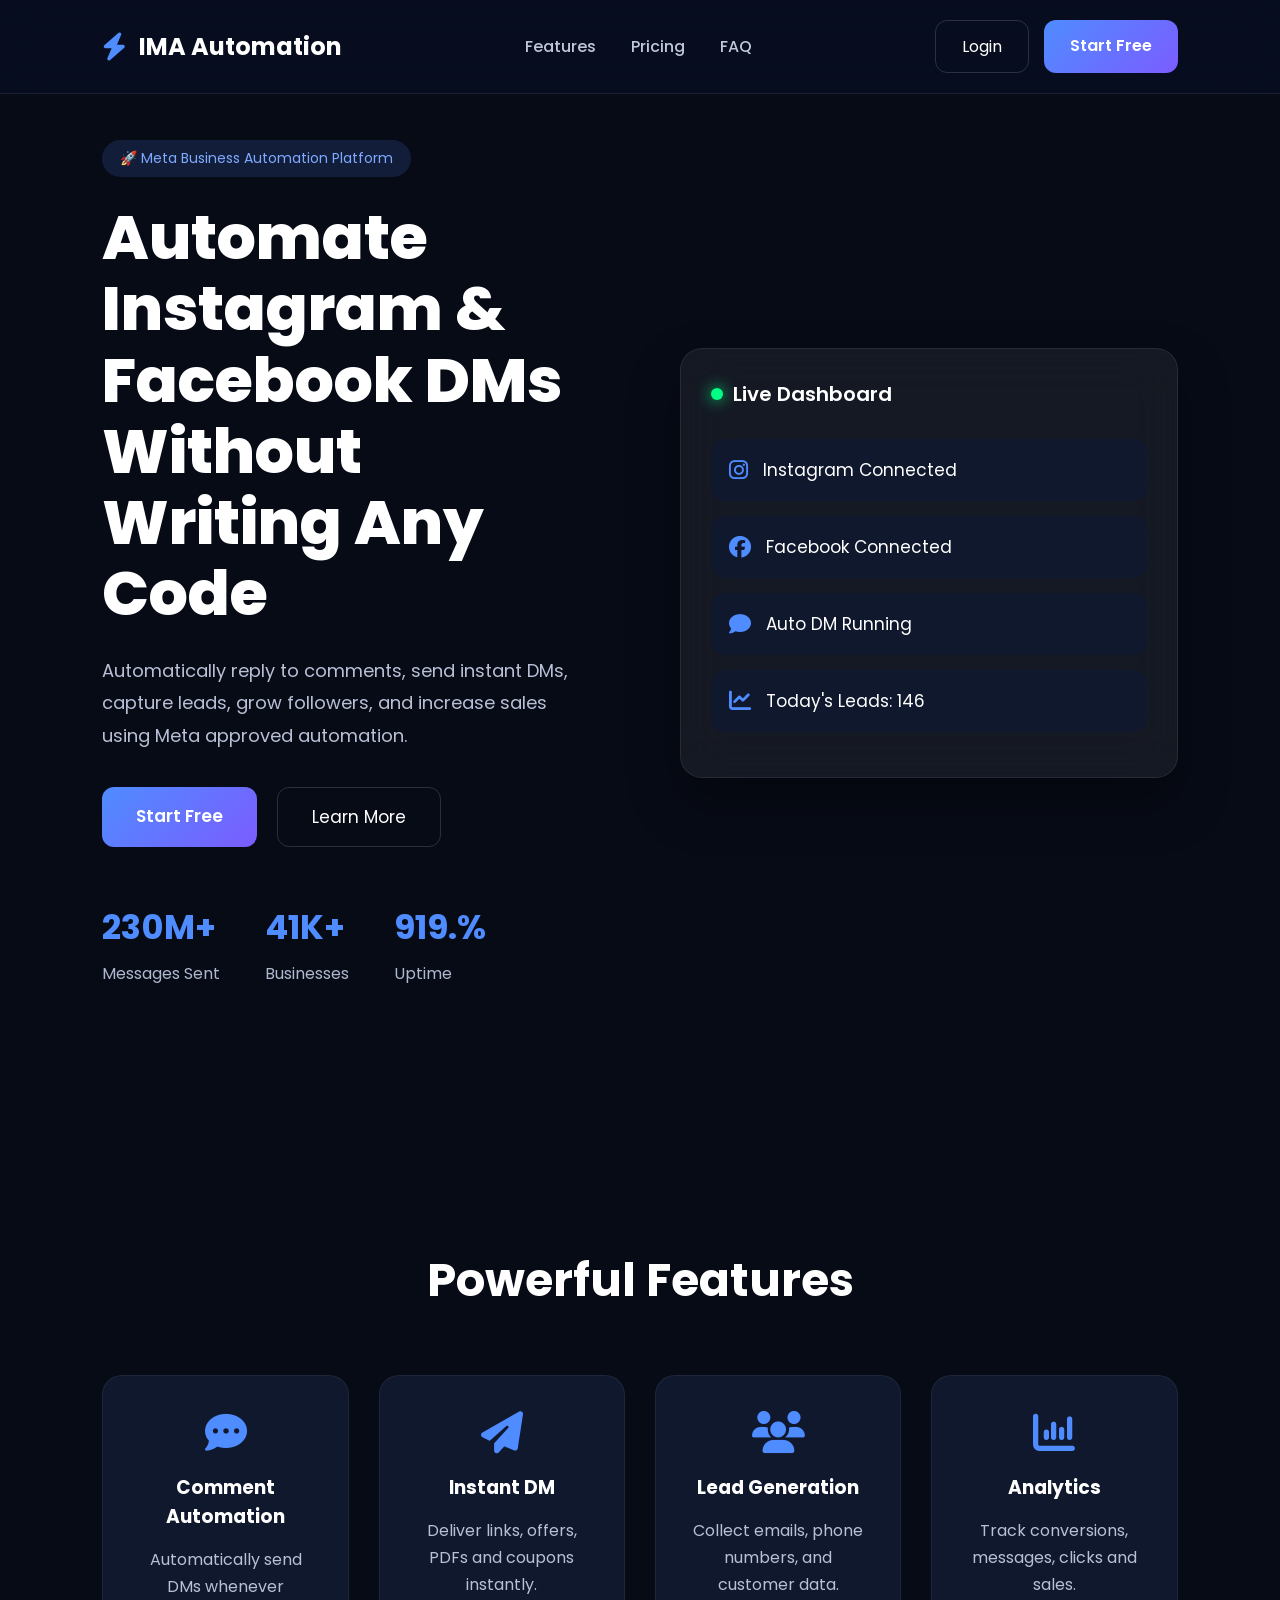
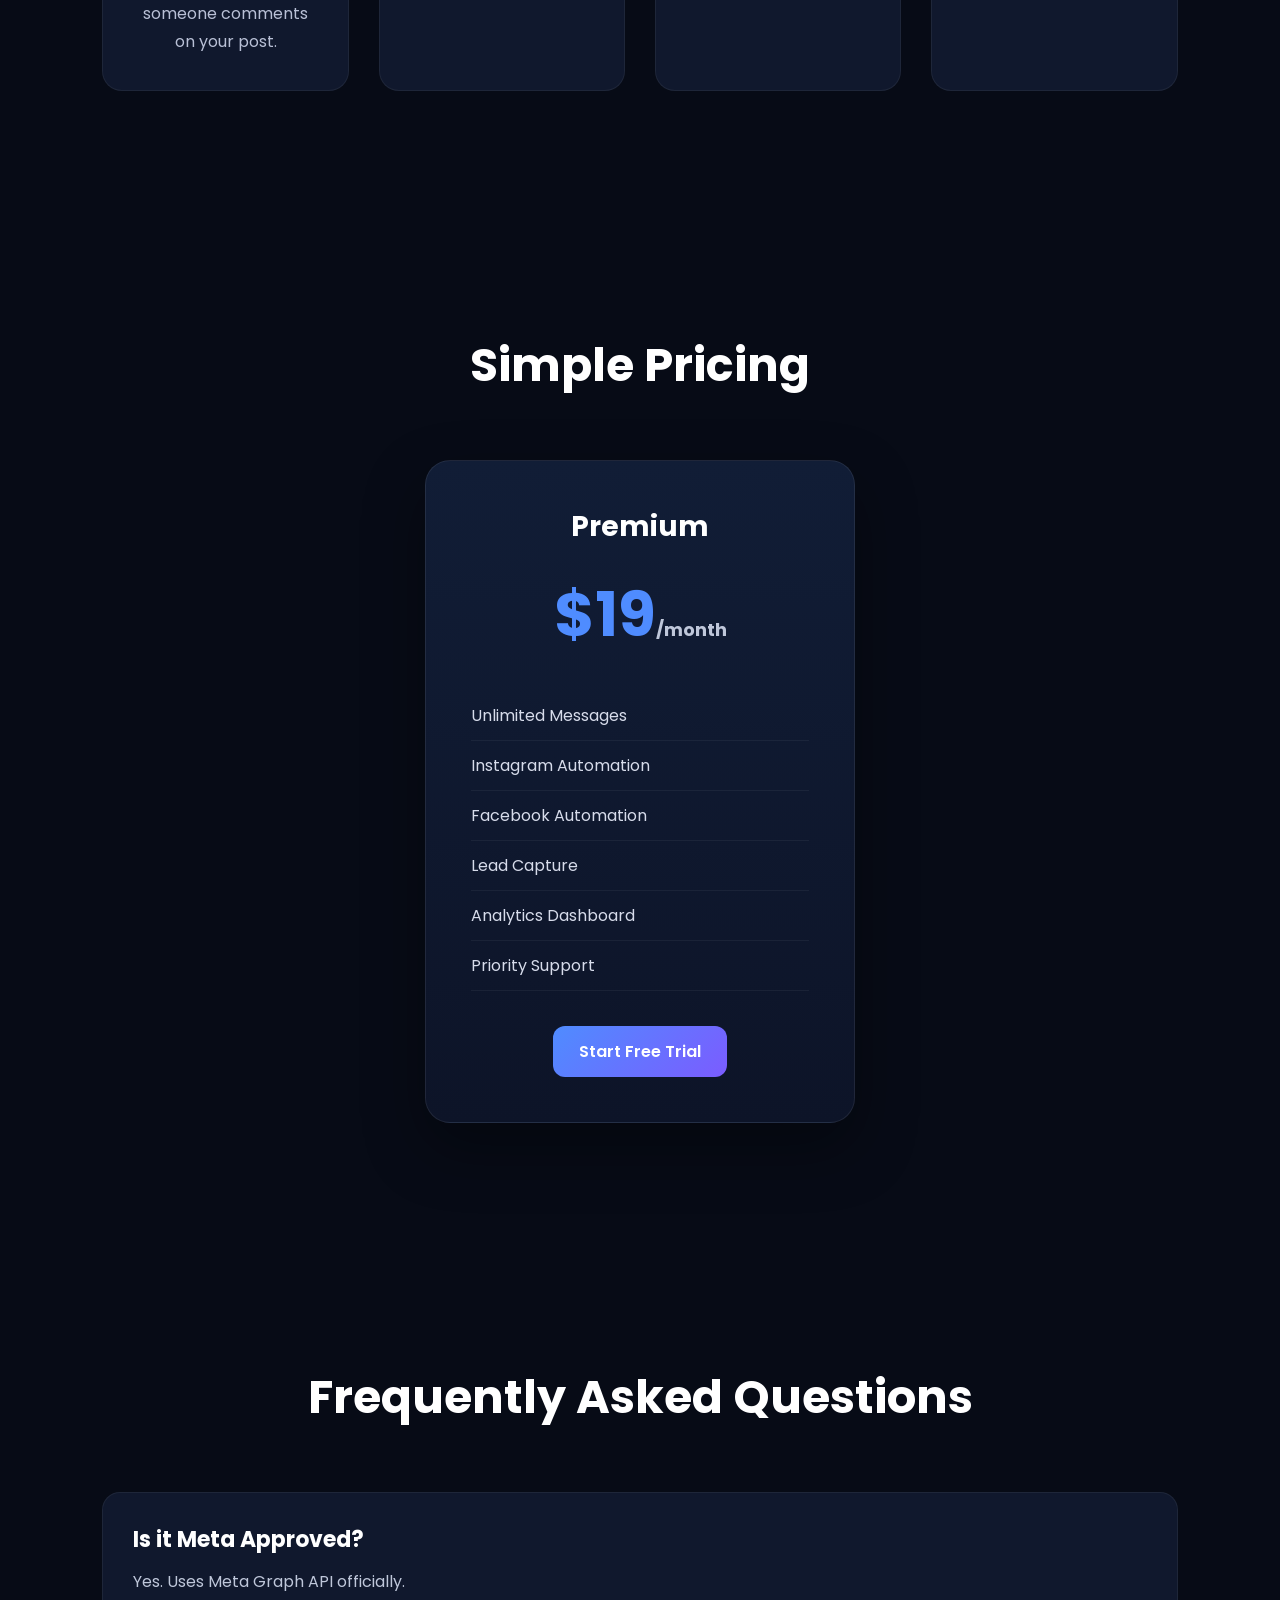
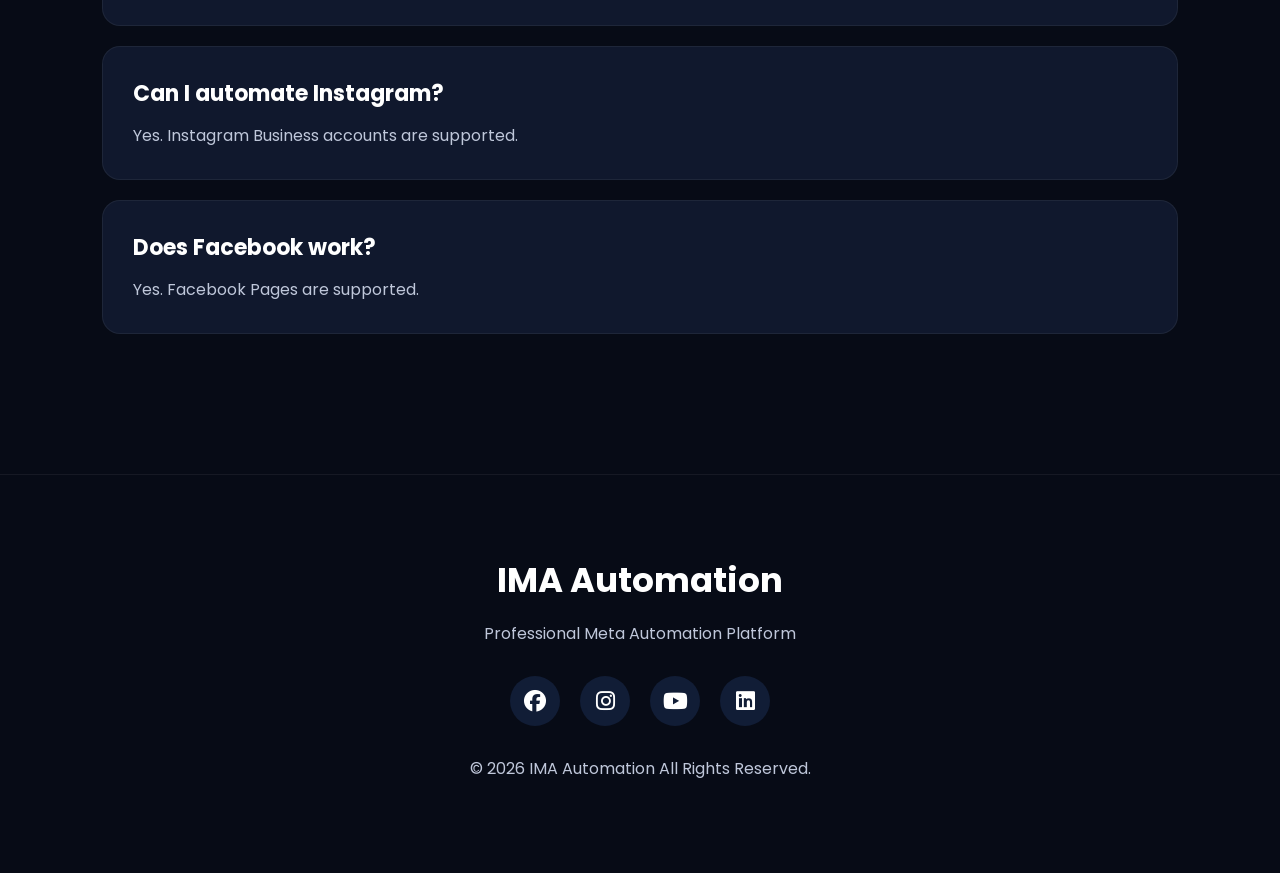
<file: index.html>
<!DOCTYPE html>
<html lang="en">
<head>
  <meta charset="UTF-8" />
  <meta name="viewport" content="width=device-width, initial-scale=1.0" />
  <title>IMA Automation | Meta DM Automation</title>

  <link rel="stylesheet" href="index.css">

  <link rel="preconnect" href="https://fonts.googleapis.com">
  <link rel="preconnect" href="https://fonts.gstatic.com" crossorigin>

  <link href="https://fonts.googleapis.com/css2?family=Poppins:wght@300;400;500;600;700;800&display=swap" rel="stylesheet">

  <link rel="stylesheet"
        href="https://cdnjs.cloudflare.com/ajax/libs/font-awesome/6.6.0/css/all.min.css">
</head>

<body>

<header>

<nav class="navbar">

<div class="logo">
<i class="fa-solid fa-bolt"></i>
<span>IMA Automation</span>
</div>

<ul class="nav-links">

<li><a href="#features">Features</a></li>

<li><a href="#pricing">Pricing</a></li>

<li><a href="#faq">FAQ</a></li>

</ul>

<div class="nav-buttons">

<a href="login.html" class="btn-outline">
Login
</a>

<a href="login.html" class="btn-primary">
Start Free
</a>

</div>

</nav>

</header>



<section class="hero">

<div class="hero-left">

<span class="badge">

🚀 Meta Business Automation Platform

</span>

<h1>

Automate Instagram & Facebook DMs

Without Writing Any Code

</h1>

<p>

Automatically reply to comments,

send instant DMs,

capture leads,

grow followers,

and increase sales using

Meta approved automation.

</p>

<div class="hero-buttons">

<a href="login.html" class="btn-primary big">

Start Free

</a>

<a href="#features" class="btn-outline big">

Learn More

</a>

</div>

<div class="stats">

<div>

<h2>250M+</h2>

<span>Messages Sent</span>

</div>

<div>

<h2>45K+</h2>

<span>Businesses</span>

</div>

<div>

<h2>99.9%</h2>

<span>Uptime</span>

</div>

</div>

</div>

<div class="hero-right">

<div class="dashboard-card">

<div class="card-header">

<div class="status"></div>

Live Dashboard

</div>

<div class="card-content">

<div class="card-item">

<i class="fa-brands fa-instagram"></i>

Instagram Connected

</div>

<div class="card-item">

<i class="fa-brands fa-facebook"></i>

Facebook Connected

</div>

<div class="card-item">

<i class="fa-solid fa-comment"></i>

Auto DM Running

</div>

<div class="card-item">

<i class="fa-solid fa-chart-line"></i>

Today's Leads: 146

</div>

</div>

</div>

</div>

</section>



<section id="features" class="features">

<h2>

Powerful Features

</h2>

<div class="feature-grid">

<div class="feature-card">

<i class="fa-solid fa-comment-dots"></i>

<h3>Comment Automation</h3>

<p>

Automatically send DMs whenever

someone comments on your post.

</p>

</div>

<div class="feature-card">

<i class="fa-solid fa-paper-plane"></i>

<h3>Instant DM</h3>

<p>

Deliver links,

offers,

PDFs

and coupons instantly.

</p>

</div>

<div class="feature-card">

<i class="fa-solid fa-users"></i>

<h3>Lead Generation</h3>

<p>

Collect emails,

phone numbers,

and customer data.

</p>

</div>

<div class="feature-card">

<i class="fa-solid fa-chart-column"></i>

<h3>Analytics</h3>

<p>

Track conversions,

messages,

clicks

and sales.

</p>

</div>

</div>

</section>



<section id="pricing" class="pricing">

<h2>

Simple Pricing

</h2>

<div class="pricing-card">

<h3>Premium</h3>

<h1>$19<span>/month</span></h1>

<ul>

<li>Unlimited Messages</li>

<li>Instagram Automation</li>

<li>Facebook Automation</li>

<li>Lead Capture</li>

<li>Analytics Dashboard</li>

<li>Priority Support</li>

</ul>

<a href="login.html" class="btn-primary">

Start Free Trial

</a>

</div>

</section>



<section id="faq" class="faq">

<h2>

Frequently Asked Questions

</h2>

<div class="faq-box">

<h3>

Is it Meta Approved?

</h3>

<p>

Yes.

Uses Meta Graph API officially.

</p>

</div>

<div class="faq-box">

<h3>

Can I automate Instagram?

</h3>

<p>

Yes.

Instagram Business accounts are supported.

</p>

</div>

<div class="faq-box">

<h3>

Does Facebook work?

</h3>

<p>

Yes.

Facebook Pages are supported.

</p>

</div>

</section>



<footer>

<div class="footer">

<h2>

IMA Automation

</h2>

<p>

Professional Meta Automation Platform

</p>

<div class="social">

<i class="fab fa-facebook"></i>

<i class="fab fa-instagram"></i>

<i class="fab fa-youtube"></i>

<i class="fab fa-linkedin"></i>

</div>

<p>

© 2026 IMA Automation

All Rights Reserved.

</p>

</div>

</footer>

<script src="index.js"></script>

</body>

  </html>
</file>
<file: index.css>
/* ===========================
   IMA Automation Premium UI
=========================== */

*{
margin:0;
padding:0;
box-sizing:border-box;
font-family:'Poppins',sans-serif;
scroll-behavior:smooth;
}

body{
background:#070b16;
color:#fff;
overflow-x:hidden;
}

a{
text-decoration:none;
color:inherit;
}

ul{
list-style:none;
}

/* NAVBAR */

.navbar{
position:fixed;
top:0;
left:0;
width:100%;
padding:20px 8%;
display:flex;
justify-content:space-between;
align-items:center;
background:rgba(10,15,30,.75);
backdrop-filter:blur(18px);
border-bottom:1px solid rgba(255,255,255,.08);
z-index:999;
}

.logo{
display:flex;
align-items:center;
gap:12px;
font-size:24px;
font-weight:700;
color:#fff;
}

.logo i{
color:#4f8cff;
font-size:28px;
}

.nav-links{
display:flex;
gap:35px;
}

.nav-links a{
color:#bfc7da;
transition:.3s;
font-weight:500;
}

.nav-links a:hover{
color:#4f8cff;
}

.nav-buttons{
display:flex;
gap:15px;
}

/* BUTTONS */

.btn-primary{
background:linear-gradient(135deg,#4f8cff,#7b5cff);
padding:13px 26px;
border-radius:12px;
font-weight:600;
color:white;
transition:.35s;
display:inline-block;
}

.btn-primary:hover{
transform:translateY(-3px);
box-shadow:0 0 30px rgba(79,140,255,.45);
}

.btn-outline{
border:1px solid rgba(255,255,255,.15);
padding:13px 26px;
border-radius:12px;
transition:.35s;
}

.btn-outline:hover{
background:white;
color:#111;
}

.big{
padding:16px 34px;
font-size:17px;
}

/* HERO */

.hero{
min-height:100vh;
padding:140px 8%;
display:grid;
grid-template-columns:1fr 1fr;
align-items:center;
gap:80px;
}

.badge{
display:inline-block;
background:rgba(79,140,255,.15);
padding:8px 18px;
border-radius:40px;
color:#7ea9ff;
margin-bottom:25px;
font-size:14px;
}

.hero h1{
font-size:62px;
line-height:1.15;
margin-bottom:25px;
font-weight:800;
}

.hero p{
color:#b9c0d6;
line-height:1.8;
font-size:18px;
margin-bottom:35px;
}

.hero-buttons{
display:flex;
gap:20px;
margin-bottom:55px;
}

/* STATS */

.stats{
display:flex;
gap:45px;
}

.stats h2{
font-size:34px;
color:#4f8cff;
margin-bottom:8px;
}

.stats span{
color:#aeb8cf;
}

/* DASHBOARD CARD */

.dashboard-card{
background:rgba(255,255,255,.06);
border:1px solid rgba(255,255,255,.08);
border-radius:22px;
padding:30px;
backdrop-filter:blur(25px);
box-shadow:0 25px 50px rgba(0,0,0,.35);
}

.card-header{
display:flex;
align-items:center;
gap:10px;
font-size:20px;
font-weight:600;
margin-bottom:30px;
}

.status{
width:12px;
height:12px;
background:#00ff84;
border-radius:50%;
box-shadow:0 0 15px #00ff84;
}

.card-item{
background:#10182d;
padding:18px;
margin-bottom:15px;
border-radius:14px;
display:flex;
align-items:center;
gap:15px;
font-size:17px;
transition:.3s;
}

.card-item:hover{
transform:translateX(8px);
background:#162342;
}

.card-item i{
font-size:22px;
color:#4f8cff;
}

/* FEATURES */

.features{
padding:120px 8%;
text-align:center;
}

.features h2{
font-size:46px;
margin-bottom:60px;
}

.feature-grid{
display:grid;
grid-template-columns:repeat(4,1fr);
gap:30px;
}

.feature-card{
background:#10182d;
padding:35px;
border-radius:20px;
transition:.35s;
border:1px solid rgba(255,255,255,.06);
}

.feature-card:hover{
transform:translateY(-10px);
box-shadow:0 0 35px rgba(79,140,255,.25);
}

.feature-card i{
font-size:42px;
color:#4f8cff;
margin-bottom:20px;
}

.feature-card h3{
margin-bottom:15px;
}

.feature-card p{
color:#b9c0d6;
line-height:1.7;
}
/* ===========================
   PRICING
=========================== */

.pricing{
padding:120px 8%;
text-align:center;
}

.pricing h2{
font-size:46px;
margin-bottom:60px;
}

.pricing-card{
max-width:430px;
margin:auto;
background:linear-gradient(180deg,#111d36,#0d1428);
padding:45px;
border-radius:25px;
border:1px solid rgba(255,255,255,.08);
box-shadow:0 25px 60px rgba(0,0,0,.35);
transition:.35s;
}

.pricing-card:hover{
transform:translateY(-12px);
}

.pricing-card h3{
font-size:28px;
margin-bottom:20px;
}

.pricing-card h1{
font-size:62px;
margin-bottom:30px;
color:#4f8cff;
}

.pricing-card h1 span{
font-size:18px;
color:#bfc7da;
}

.pricing-card ul{
text-align:left;
margin-bottom:35px;
}

.pricing-card li{
padding:12px 0;
color:#d7dceb;
border-bottom:1px solid rgba(255,255,255,.05);
}

/* ===========================
   FAQ
=========================== */

.faq{
padding:120px 8%;
}

.faq h2{
font-size:46px;
text-align:center;
margin-bottom:60px;
}

.faq-box{
background:#10182d;
padding:30px;
border-radius:18px;
margin-bottom:20px;
border:1px solid rgba(255,255,255,.06);
transition:.3s;
}

.faq-box:hover{
border-color:#4f8cff;
transform:translateY(-5px);
}

.faq-box h3{
margin-bottom:12px;
font-size:22px;
}

.faq-box p{
color:#bfc7da;
line-height:1.7;
}

/* ===========================
   FOOTER
=========================== */

footer{
padding:80px 8%;
border-top:1px solid rgba(255,255,255,.06);
}

.footer{
text-align:center;
}

.footer h2{
font-size:34px;
margin-bottom:15px;
}

.footer p{
color:#bfc7da;
margin:12px 0;
}

.social{
display:flex;
justify-content:center;
gap:20px;
margin:30px 0;
}

.social i{
width:50px;
height:50px;
display:flex;
align-items:center;
justify-content:center;
border-radius:50%;
background:#111d36;
font-size:22px;
transition:.3s;
cursor:pointer;
}

.social i:hover{
background:#4f8cff;
transform:translateY(-6px);
}

/* ===========================
   ANIMATIONS
=========================== */

@keyframes float{

0%{
transform:translateY(0px);
}

50%{
transform:translateY(-12px);
}

100%{
transform:translateY(0px);
}

}

.dashboard-card{
animation:float 4s ease-in-out infinite;
}

/* ===========================
   SCROLLBAR
=========================== */

::-webkit-scrollbar{
width:8px;
}

::-webkit-scrollbar-thumb{
background:#4f8cff;
border-radius:20px;
}

::-webkit-scrollbar-track{
background:#09101f;
}

/* ===========================
   MOBILE
=========================== */

@media(max-width:1100px){

.hero{
grid-template-columns:1fr;
text-align:center;
}

.stats{
justify-content:center;
}

.hero-buttons{
justify-content:center;
}

.feature-grid{
grid-template-columns:repeat(2,1fr);
}

}

@media(max-width:768px){

.nav-links{
display:none;
}

.navbar{
padding:18px 20px;
}

.hero{
padding:130px 20px 70px;
}

.hero h1{
font-size:40px;
}

.hero p{
font-size:16px;
}

.stats{
flex-direction:column;
gap:20px;
}

.feature-grid{
grid-template-columns:1fr;
}

.features,
.pricing,
.faq{
padding:80px 20px;
}

.features h2,
.pricing h2,
.faq h2{
font-size:34px;
}

.pricing-card{
padding:35px;
}

.footer{
padding-bottom:20px;
}

.social{
flex-wrap:wrap;
}

}

@media(max-width:480px){

.hero h1{
font-size:32px;
}

.btn-primary,
.btn-outline{
width:100%;
text-align:center;
}

.hero-buttons{
flex-direction:column;
}

.logo span{
display:none;
}

  }
</file>
